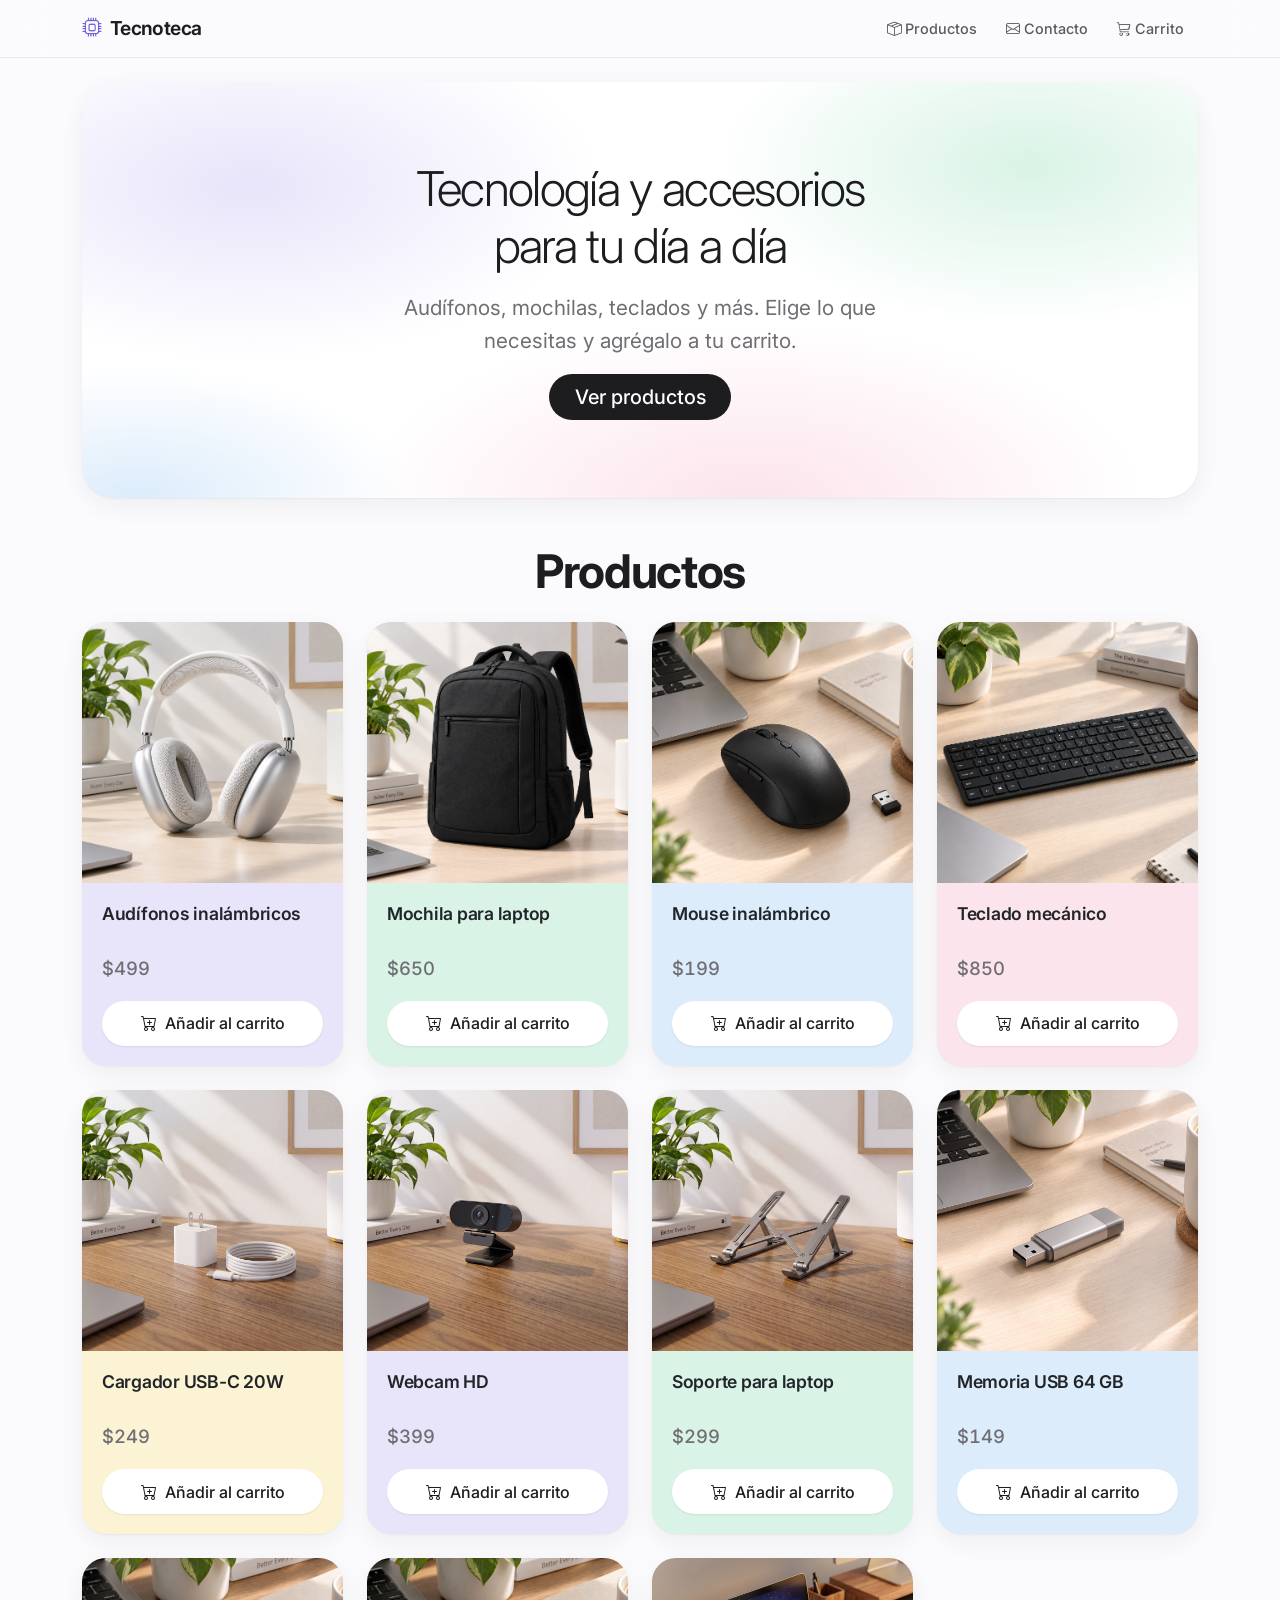
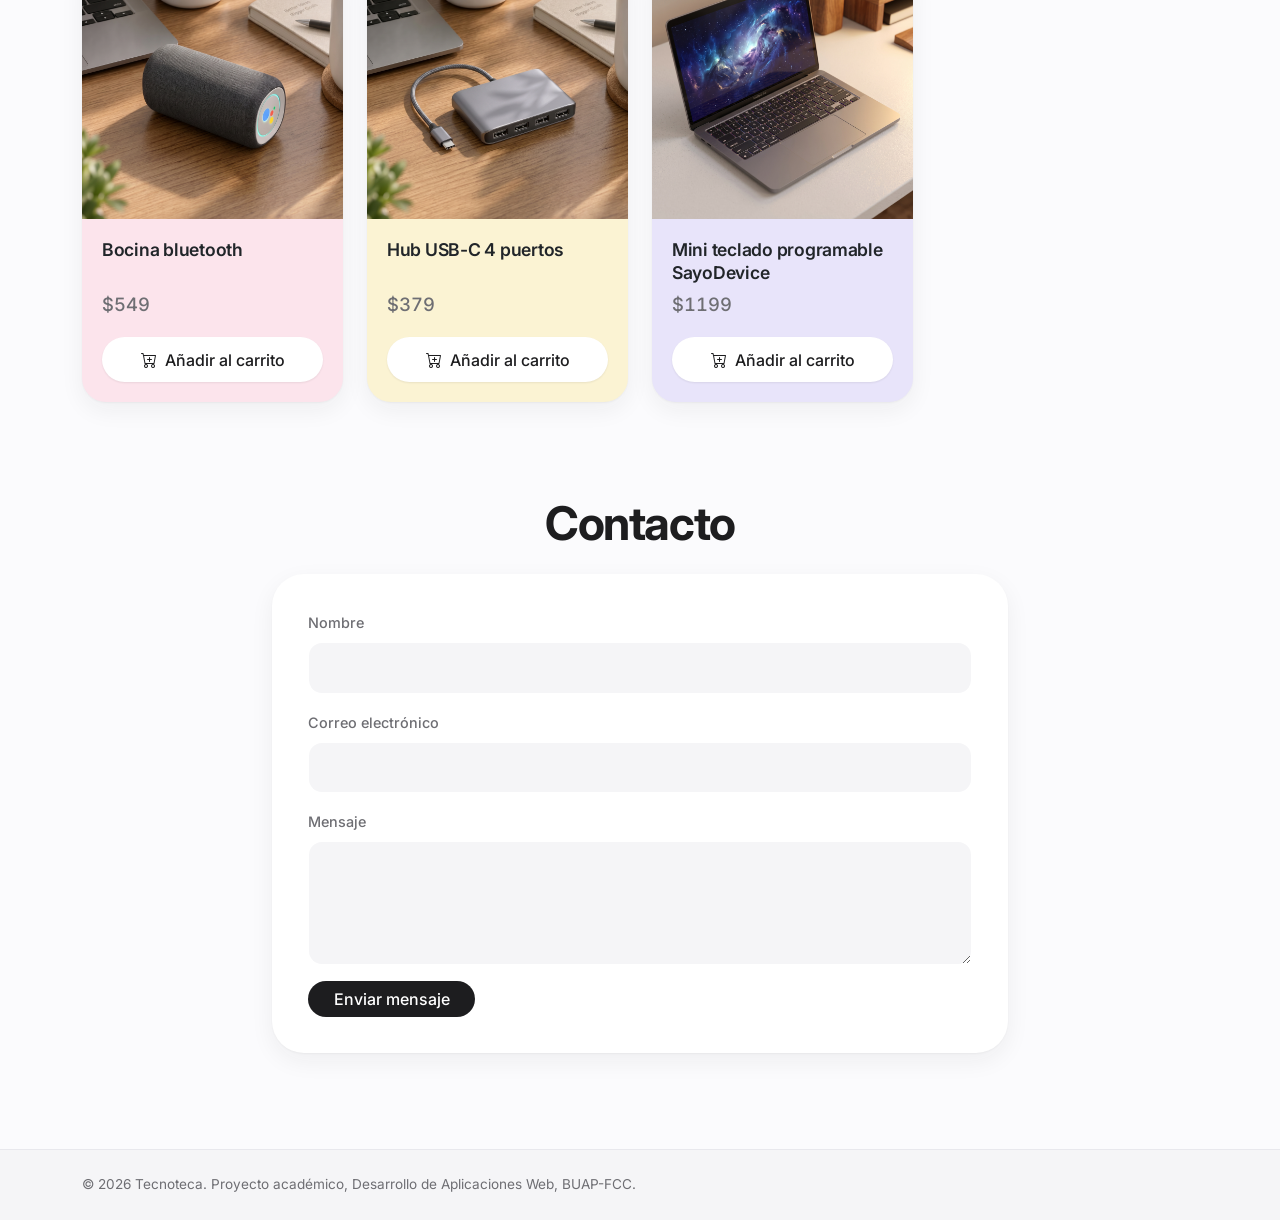
<file: index.html>
<!DOCTYPE html>
<html lang="es">

<head>
    <meta charset="UTF-8">
    <meta name="viewport" content="width=device-width, initial-scale=1">
    <title>Tecnoteca | Tecnología y accesorios</title>

    <!-- Bootstrap 5 y Bootstrap Icons (CDN) -->
    <link href="https://cdn.jsdelivr.net/npm/bootstrap@5.3.3/dist/css/bootstrap.min.css" rel="stylesheet">
    <link href="https://cdn.jsdelivr.net/npm/bootstrap-icons@1.11.3/font/bootstrap-icons.css" rel="stylesheet">
    <!-- Estilos propios del equipo (css/style.css) -->
    <link href="css/style.css" rel="stylesheet">
</head>

<body>

    <!-- ===== Barra de navegación (misma en carrito_detalles.html) ===== -->
    <nav id="barra-navegacion" class="navbar navbar-expand-lg navbar-dark bg-dark sticky-top">
        <div class="container">
            <a class="navbar-brand" href="index.html"><i class="bi bi-cpu"></i> Tecnoteca</a>
            <button class="navbar-toggler" type="button" data-bs-toggle="collapse" data-bs-target="#menu-principal"
                aria-controls="menu-principal" aria-expanded="false" aria-label="Abrir menú">
                <span class="navbar-toggler-icon"></span>
            </button>
            <div class="collapse navbar-collapse" id="menu-principal">
                <ul class="navbar-nav ms-auto">
                    <li class="nav-item">
                        <a id="enlace-productos" class="nav-link" href="#productos">
                            <i class="bi bi-box-seam"></i> Productos
                        </a>
                    </li>
                    <li class="nav-item">
                        <a id="enlace-contacto" class="nav-link" href="#contacto">
                            <i class="bi bi-envelope"></i> Contacto
                        </a>
                    </li>
                    <li class="nav-item">
                        <a id="enlace-carrito" class="nav-link" href="carrito_detalles.html">
                            <i class="bi bi-cart3"></i> Carrito
                        </a>
                    </li>
                </ul>
            </div>
        </div>
    </nav>

    <!-- ===== Contenedor de alertas (lo llena mostrarAlerta en JS) ===== -->
    <div id="contenedor-alertas" class="position-fixed top-0 end-0 p-3" aria-live="polite"></div>

    <main>

        <!-- ===== Presentación ===== -->
        <header class="container py-5">
            <h1 class="display-5">Tecnología y accesorios para tu día a día</h1>
            <p class="lead">Audífonos, mochilas, teclados y más. Elige lo que necesitas y agrégalo a tu carrito.</p>
            <a href="#productos" class="btn btn-primary btn-lg">Ver productos</a>
        </header>

        <!-- ===== Catálogo de productos (11 productos) ===== -->
        <section id="productos" class="container py-5">
            <h2 class="mb-4">Productos</h2>
            <div id="contenedor-productos" class="row g-4">

                <!-- Producto 1 -->
                <div class="col-12 col-sm-6 col-lg-4 col-xl-3">
                    <article class="card tarjeta-producto h-100">
                        <img src="img/producto1.png" class="card-img-top imagen-producto"
                            alt="Audífonos inalámbricos" width="300" height="300" loading="lazy">
                        <div class="card-body d-flex flex-column">
                            <h3 class="card-title h5 nombre-producto">Audífonos inalámbricos</h3>
                            <p class="card-text precio-producto">$499</p>
                            <button type="button" class="btn btn-agregar mt-auto" data-id="1"
                                data-nombre="Audífonos inalámbricos" data-precio="499">
                                <i class="bi bi-cart-plus"></i> Añadir al carrito
                            </button>
                        </div>
                    </article>
                </div>

                <!-- Producto 2 -->
                <div class="col-12 col-sm-6 col-lg-4 col-xl-3">
                    <article class="card tarjeta-producto h-100">
                        <img src="img/producto2.png" class="card-img-top imagen-producto"
                            alt="Mochila para laptop" width="300" height="300" loading="lazy">
                        <div class="card-body d-flex flex-column">
                            <h3 class="card-title h5 nombre-producto">Mochila para laptop</h3>
                            <p class="card-text precio-producto">$650</p>
                            <button type="button" class="btn btn-agregar mt-auto" data-id="2"
                                data-nombre="Mochila para laptop" data-precio="650">
                                <i class="bi bi-cart-plus"></i> Añadir al carrito
                            </button>
                        </div>
                    </article>
                </div>

                <!-- Producto 3 -->
                <div class="col-12 col-sm-6 col-lg-4 col-xl-3">
                    <article class="card tarjeta-producto h-100">
                        <img src="img/producto3.png" class="card-img-top imagen-producto"
                            alt="Mouse inalámbrico" width="300" height="300" loading="lazy">
                        <div class="card-body d-flex flex-column">
                            <h3 class="card-title h5 nombre-producto">Mouse inalámbrico</h3>
                            <p class="card-text precio-producto">$199</p>
                            <button type="button" class="btn btn-agregar mt-auto" data-id="3"
                                data-nombre="Mouse inalámbrico" data-precio="199">
                                <i class="bi bi-cart-plus"></i> Añadir al carrito
                            </button>
                        </div>
                    </article>
                </div>

                <!-- Producto 4 -->
                <div class="col-12 col-sm-6 col-lg-4 col-xl-3">
                    <article class="card tarjeta-producto h-100">
                        <img src="img/producto4.png" class="card-img-top imagen-producto"
                            alt="Teclado mecánico" width="300" height="300" loading="lazy">
                        <div class="card-body d-flex flex-column">
                            <h3 class="card-title h5 nombre-producto">Teclado mecánico</h3>
                            <p class="card-text precio-producto">$850</p>
                            <button type="button" class="btn btn-agregar mt-auto" data-id="4"
                                data-nombre="Teclado mecánico" data-precio="850">
                                <i class="bi bi-cart-plus"></i> Añadir al carrito
                            </button>
                        </div>
                    </article>
                </div>

                <!-- Producto 5 -->
                <div class="col-12 col-sm-6 col-lg-4 col-xl-3">
                    <article class="card tarjeta-producto h-100">
                        <img src="img/producto5.jpeg" class="card-img-top imagen-producto"
                            alt="Cargador USB-C 20W" width="300" height="300" loading="lazy">
                        <div class="card-body d-flex flex-column">
                            <h3 class="card-title h5 nombre-producto">Cargador USB-C 20W</h3>
                            <p class="card-text precio-producto">$249</p>
                            <button type="button" class="btn btn-agregar mt-auto" data-id="5"
                                data-nombre="Cargador USB-C 20W" data-precio="249">
                                <i class="bi bi-cart-plus"></i> Añadir al carrito
                            </button>
                        </div>
                    </article>
                </div>

                <!-- Producto 6 -->
                <div class="col-12 col-sm-6 col-lg-4 col-xl-3">
                    <article class="card tarjeta-producto h-100">
                        <img src="img/producto6.jpeg" class="card-img-top imagen-producto"
                            alt="Webcam HD" width="300" height="300" loading="lazy">
                        <div class="card-body d-flex flex-column">
                            <h3 class="card-title h5 nombre-producto">Webcam HD</h3>
                            <p class="card-text precio-producto">$399</p>
                            <button type="button" class="btn btn-agregar mt-auto" data-id="6"
                                data-nombre="Webcam HD" data-precio="399">
                                <i class="bi bi-cart-plus"></i> Añadir al carrito
                            </button>
                        </div>
                    </article>
                </div>

                <!-- Producto 7 -->
                <div class="col-12 col-sm-6 col-lg-4 col-xl-3">
                    <article class="card tarjeta-producto h-100">
                        <img src="img/producto7.jpeg" class="card-img-top imagen-producto"
                            alt="Soporte para laptop" width="300" height="300" loading="lazy">
                        <div class="card-body d-flex flex-column">
                            <h3 class="card-title h5 nombre-producto">Soporte para laptop</h3>
                            <p class="card-text precio-producto">$299</p>
                            <button type="button" class="btn btn-agregar mt-auto" data-id="7"
                                data-nombre="Soporte para laptop" data-precio="299">
                                <i class="bi bi-cart-plus"></i> Añadir al carrito
                            </button>
                        </div>
                    </article>
                </div>

                <!-- Producto 8 -->
                <div class="col-12 col-sm-6 col-lg-4 col-xl-3">
                    <article class="card tarjeta-producto h-100">
                        <img src="img/producto8.jpeg" class="card-img-top imagen-producto"
                            alt="Memoria USB 64 GB" width="300" height="300" loading="lazy">
                        <div class="card-body d-flex flex-column">
                            <h3 class="card-title h5 nombre-producto">Memoria USB 64 GB</h3>
                            <p class="card-text precio-producto">$149</p>
                            <button type="button" class="btn btn-agregar mt-auto" data-id="8"
                                data-nombre="Memoria USB 64 GB" data-precio="149">
                                <i class="bi bi-cart-plus"></i> Añadir al carrito
                            </button>
                        </div>
                    </article>
                </div>

                <!-- Producto 9 -->
                <div class="col-12 col-sm-6 col-lg-4 col-xl-3">
                    <article class="card tarjeta-producto h-100">
                        <img src="img/producto9.jpeg" class="card-img-top imagen-producto"
                            alt="Bocina bluetooth" width="300" height="300" loading="lazy">
                        <div class="card-body d-flex flex-column">
                            <h3 class="card-title h5 nombre-producto">Bocina bluetooth</h3>
                            <p class="card-text precio-producto">$549</p>
                            <button type="button" class="btn btn-agregar mt-auto" data-id="9"
                                data-nombre="Bocina bluetooth" data-precio="549">
                                <i class="bi bi-cart-plus"></i> Añadir al carrito
                            </button>
                        </div>
                    </article>
                </div>

                <!-- Producto 10 -->
                <div class="col-12 col-sm-6 col-lg-4 col-xl-3">
                    <article class="card tarjeta-producto h-100">
                        <img src="img/producto10.jpeg" class="card-img-top imagen-producto"
                            alt="Hub USB-C 4 puertos" width="300" height="300" loading="lazy">
                        <div class="card-body d-flex flex-column">
                            <h3 class="card-title h5 nombre-producto">Hub USB-C 4 puertos</h3>
                            <p class="card-text precio-producto">$379</p>
                            <button type="button" class="btn btn-agregar mt-auto" data-id="10"
                                data-nombre="Hub USB-C 4 puertos" data-precio="379">
                                <i class="bi bi-cart-plus"></i> Añadir al carrito
                            </button>
                        </div>
                    </article>
                </div>

                <!-- Producto 11 -->
                <div class="col-12 col-sm-6 col-lg-4 col-xl-3">
                    <article class="card tarjeta-producto h-100">
                        <img src="img/producto11.jpeg" class="card-img-top imagen-producto"
                            alt="Mini teclado programable SayoDevice" width="300" height="300" loading="lazy">
                        <div class="card-body d-flex flex-column">
                            <h3 class="card-title h5 nombre-producto">Mini teclado programable SayoDevice</h3>
                            <p class="card-text precio-producto">$1199</p>
                            <button type="button" class="btn btn-agregar mt-auto" data-id="11"
                                data-nombre="Mini teclado programable SayoDevice" data-precio="1199">
                                <i class="bi bi-cart-plus"></i> Añadir al carrito
                            </button>
                        </div>
                    </article>
                </div>

            </div>
        </section>

        <!-- ===== Formulario de contacto ===== -->
        <section id="contacto" class="container py-5">
            <h2 class="mb-4">Contacto</h2>
            <div class="row">
                <div class="col-12 col-lg-8">
                    <!-- novalidate: la validación la hace JavaScript y muestra alertas propias -->
                    <form id="formulario-contacto" novalidate>
                        <div class="mb-3">
                            <label for="nombre" class="form-label">Nombre</label>
                            <input type="text" class="form-control" id="nombre" name="nombre">
                        </div>
                        <div class="mb-3">
                            <label for="correo" class="form-label">Correo electrónico</label>
                            <input type="email" class="form-control" id="correo" name="correo">
                        </div>
                        <div class="mb-3">
                            <label for="mensaje" class="form-label">Mensaje</label>
                            <textarea class="form-control" id="mensaje" name="mensaje" rows="4"></textarea>
                        </div>
                        <button type="submit" id="btn-enviar-contacto" class="btn btn-primary">Enviar mensaje</button>
                    </form>
                </div>
            </div>
        </section>

    </main>

    <footer class="bg-dark text-light py-4">
        <div class="container">
            <p class="mb-0">&copy; 2026 Tecnoteca. Proyecto académico, Desarrollo de Aplicaciones Web, BUAP-FCC.</p>
        </div>
    </footer>

    <!-- Scripts: primero Bootstrap, luego utilidades.js y al final script.js (en este orden) -->
    <script src="https://cdn.jsdelivr.net/npm/bootstrap@5.3.3/dist/js/bootstrap.bundle.min.js"></script>
    <script src="js/utilidades.js"></script>
    <script src="js/script.js"></script>
</body>

</html>
</file>
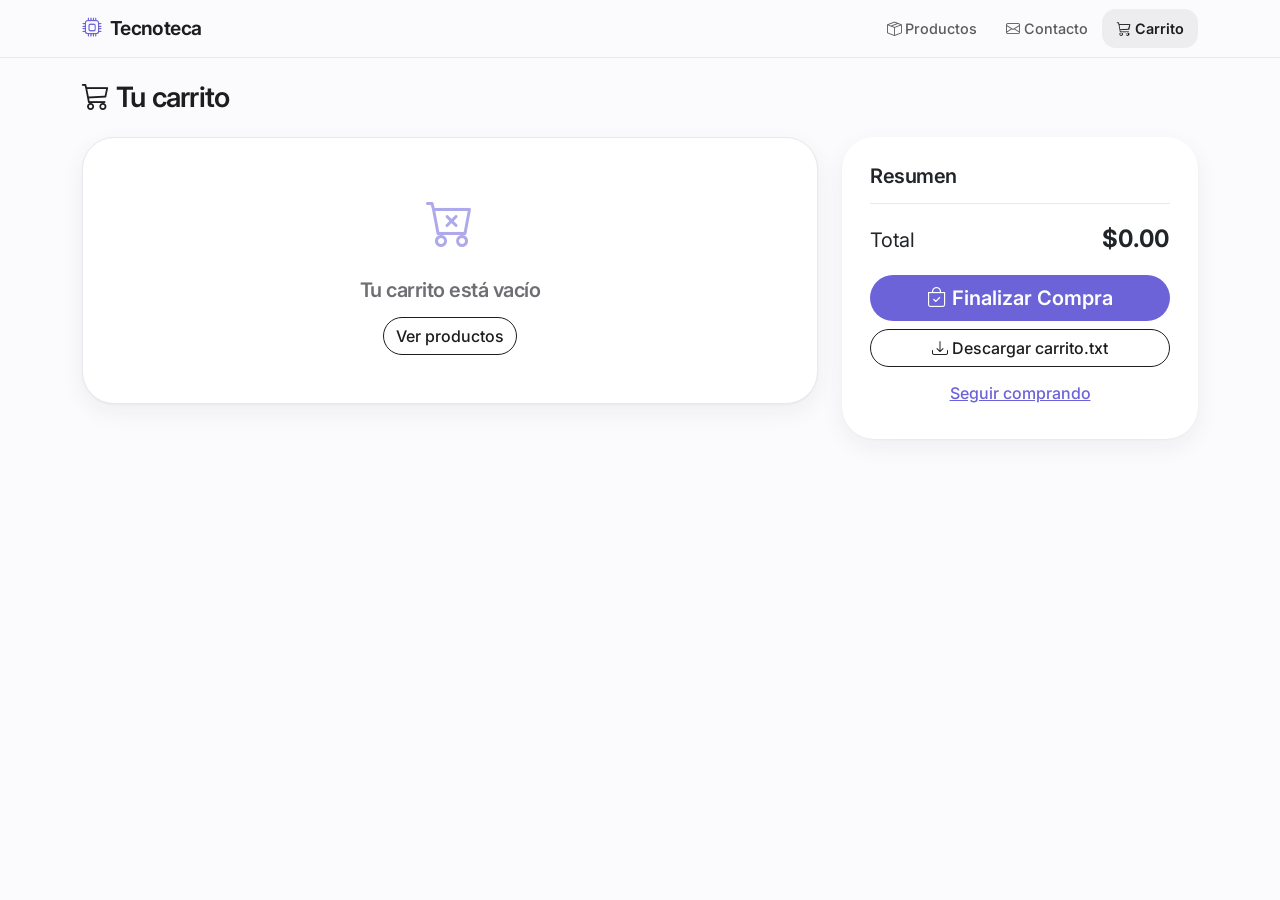
<file: carrito_detalles.html>
<!DOCTYPE html>
<html lang="es">

<head>
    <meta charset="UTF-8">
    <meta name="viewport" content="width=device-width, initial-scale=1">
    <title>Carrito de compras</title>

    <!-- Tipografía Inter (Google Fonts) -->
    <link rel="preconnect" href="https://fonts.googleapis.com">
    <link rel="preconnect" href="https://fonts.gstatic.com" crossorigin>
    <link href="https://fonts.googleapis.com/css2?family=Inter:wght@400..700&display=swap" rel="stylesheet">

    <!-- Bootstrap 5 y Bootstrap Icons (CDN) -->
    <link href="https://cdn.jsdelivr.net/npm/bootstrap@5.3.3/dist/css/bootstrap.min.css" rel="stylesheet">
    <link href="https://cdn.jsdelivr.net/npm/bootstrap-icons@1.11.3/font/bootstrap-icons.css" rel="stylesheet">
    <!-- Estilos propios del equipo (css/style.css) -->
    <link href="css/style.css" rel="stylesheet">

    <style>
        /* Ajustes solo para esta página */
        body { background-color: #f8f9fa; }
        #resumen-compra { top: 1rem; }
        #total-compra { font-weight: 700; }
        #mensaje-vacio i { font-size: 3rem; }
    </style>
</head>

<body>

    <!-- ===== Barra de navegación (misma que index.html) ===== -->
    <nav id="barra-navegacion" class="navbar navbar-expand-lg navbar-dark bg-dark sticky-top">
        <div class="container">
            <a class="navbar-brand" href="index.html"><i class="bi bi-cpu"></i> Tecnoteca</a>
            <button class="navbar-toggler" type="button" data-bs-toggle="collapse" data-bs-target="#menu-principal"
                aria-controls="menu-principal" aria-expanded="false" aria-label="Abrir menú">
                <span class="navbar-toggler-icon"></span>
            </button>
            <div class="collapse navbar-collapse" id="menu-principal">
                <ul class="navbar-nav ms-auto">
                    <li class="nav-item">
                        <a id="enlace-productos" class="nav-link" href="index.html#productos">
                            <i class="bi bi-box-seam"></i> Productos
                        </a>
                    </li>
                    <li class="nav-item">
                        <a id="enlace-contacto" class="nav-link" href="index.html#contacto">
                            <i class="bi bi-envelope"></i> Contacto
                        </a>
                    </li>
                    <li class="nav-item">
                        <a id="enlace-carrito" class="nav-link active" aria-current="page" href="carrito_detalles.html">
                            <i class="bi bi-cart3"></i> Carrito
                        </a>
                    </li>
                </ul>
            </div>
        </div>
    </nav>

    <!-- ===== Contenedor de alertas (lo llena mostrarAlerta en JS) ===== -->
    <div id="contenedor-alertas" class="position-fixed top-0 end-0 p-3" aria-live="polite"></div>

    <main class="container my-4">
        <h1 class="h3 mb-4"><i class="bi bi-cart3"></i> Tu carrito <span id="contador-carrito"></span></h1>

        <div class="row g-4">

            <!-- ===== Columna de productos ===== -->
            <section class="col-lg-8" aria-label="Productos en el carrito">

                <!-- Aviso de carrito vacío (oculto; el JS lo muestra si no hay productos) -->
                <div id="mensaje-vacio" class="d-none text-center text-muted bg-white border rounded p-5">
                    <i class="bi bi-cart-x d-block mb-3"></i>
                    <p class="h5 mb-3">Tu carrito está vacío</p>
                    <a href="index.html#productos" class="btn btn-outline-primary">Ver productos</a>
                </div>

                <!-- Tarjetas de productos (las dibuja el JS) -->
                <div id="lista-carrito" class="row g-3"></div>
            </section>

            <!-- ===== Columna de resumen ===== -->
            <aside class="col-lg-4">
                <div id="resumen-compra" class="card shadow-sm position-sticky">
                    <div class="card-body">
                        <h2 class="h5 card-title mb-3">Resumen</h2>
                        <div class="d-flex justify-content-between align-items-center border-top pt-3 mb-3">
                            <span class="fs-5">Total</span>
                            <span class="fs-4" aria-live="polite">$<span id="total-compra">0.00</span></span>
                        </div>
                        <button type="button" id="btn-finalizar" class="btn btn-success btn-lg w-100 btn-finalizar">
                            <i class="bi bi-bag-check"></i> Finalizar Compra
                        </button>
                        <button type="button" id="btn-exportar-txt" class="btn btn-outline-primary w-100 mt-2">
                            <i class="bi bi-download"></i> Descargar carrito.txt
                        </button>
                        <a href="index.html#productos" class="btn btn-link w-100 mt-2">Seguir comprando</a>
                    </div>
                </div>
            </aside>

        </div>
    </main>

    <!-- ===== Ventana de compra finalizada (la llena finalizarCompra en JS) ===== -->
    <div class="modal fade" id="modal-compra" tabindex="-1" aria-labelledby="titulo-modal-compra" aria-hidden="true">
        <div class="modal-dialog modal-dialog-centered">
            <div class="modal-content">
                <div class="modal-header">
                    <h2 class="modal-title h5" id="titulo-modal-compra">
                        <i class="bi bi-bag-check"></i> ¡Compra realizada!
                    </h2>
                    <button type="button" class="btn-close" data-bs-dismiss="modal" aria-label="Cerrar"></button>
                </div>
                <div class="modal-body">
                    <p>Estos son los productos que compraste:</p>
                    <ul id="lista-compra" class="list-group mb-3"></ul>
                    <p class="d-flex justify-content-between fs-5 fw-bold mb-0">
                        <span>Total</span>
                        <span>$<span id="total-compra-modal">0.00</span></span>
                    </p>
                </div>
                <div class="modal-footer">
                    <button type="button" class="btn btn-primary" data-bs-dismiss="modal">Aceptar</button>
                </div>
            </div>
        </div>
    </div>

    <!-- ===== Vista previa del carrito.txt (la llena exportarCarritoTxt en JS) ===== -->
    <div class="modal fade" id="modal-txt" tabindex="-1" aria-labelledby="titulo-modal-txt" aria-hidden="true">
        <div class="modal-dialog modal-dialog-centered modal-dialog-scrollable">
            <div class="modal-content">
                <div class="modal-header">
                    <h2 class="modal-title h5" id="titulo-modal-txt">
                        <i class="bi bi-file-earmark-text"></i> Vista previa de carrito.txt
                    </h2>
                    <button type="button" class="btn-close" data-bs-dismiss="modal" aria-label="Cerrar"></button>
                </div>
                <div class="modal-body">
                    <pre id="contenido-txt" class="small mb-0 overflow-auto"></pre>
                </div>
                <div class="modal-footer">
                    <button type="button" class="btn btn-outline-primary" data-bs-dismiss="modal">Cerrar</button>
                    <button type="button" id="btn-descargar-txt" class="btn btn-primary">
                        <i class="bi bi-download"></i> Descargar
                    </button>
                </div>
            </div>
        </div>
    </div>

    <!-- Scripts: primero Bootstrap, luego utilidades.js y al final script.js (en este orden) -->
    <script src="https://cdn.jsdelivr.net/npm/bootstrap@5.3.3/dist/js/bootstrap.bundle.min.js"></script>
    <script src="js/utilidades.js"></script>
    <script src="js/script.js"></script>
</body>

</html>
</file>
<file: css/style.css>
/* ---------- 1. TIPOGRAFÍA ---------- */
@import url('https://fonts.googleapis.com/css2?family=Inter:wght@400..700&display=swap');


/* ---------- 2. VARIABLES (paleta, radios, sombras) ---------- */
:root {
  /* Neutros */
  --grafito: #1d1d1f;        /* texto principal */
  --gris: #6e6e73;           /* texto secundario */
  --fondo: #fbfbfd;          /* fondo de la página: blanco casi puro */
  --linea: #e8e8ed;          /* líneas divisorias finas */
  --blanco: #ffffff;         /* superficies y botones claros */

  /* Pasteles */
  --lavanda: #e8e4fa;
  --menta: #d9f3e6;
  --cielo: #dcecfb;
  --rosa: #fce4ec;
  --mantequilla: #fbf3d3;

  /* Acento: lavanda intensa. */
  --acento: #6c63d9;         /* enlaces, foco y botón de finalizar */
  --acento-osc: #574ec0;     /* versión oscura para "presionado" */

  /* Estados de alertas */
  --error-icono: #d64555;    /* círculo del icono de error */
  --error-fondo: #fdecef;    /* fondo suave de error */
  --exito-icono: #2f9e66;    /* círculo del icono de éxito */
  --exito-fondo: #e3f6ec;    /* fondo suave de éxito */

  /* Formas */
  --radio-s: 14px;           /* campos y alertas */
  --radio-m: 24px;           /* tarjetas */
  --radio-l: 32px;           /* paneles grandes (hero, formulario) */

  /* Sombras de dos capas: una fina y otra difusa = efecto de "flotar" realista */
  --sombra: 0 1px 2px rgba(29, 29, 31, 0.04), 0 8px 24px rgba(29, 29, 31, 0.06);
  --sombra-hover: 0 2px 4px rgba(29, 29, 31, 0.05), 0 20px 44px rgba(29, 29, 31, 0.13);

  --rapido: 0.25s;           /* duración estándar de transiciones */
  --curva: cubic-bezier(0.22, 1, 0.36, 1); /* curva de animación suave: arranca rápido y frena despacio */

  /* En Mac/iPhone se usa la fuente del sistema (San Francisco); en el
     resto de equipos se carga Inter. */
  --fuente: -apple-system, BlinkMacSystemFont, 'Inter', 'Segoe UI', system-ui, sans-serif;
}


/* ---------- 3. BASE GLOBAL ---------- */
html {
  scroll-behavior: smooth;    /* los enlaces #productos / #contacto se deslizan suave */
  scroll-padding-top: 4.5rem; /* al saltar a una sección, deja espacio para la barra fija */
}

html body {
  font-family: var(--fuente);        /* tipografía de toda la tienda */
  line-height: 1.6;                  /* interlineado cómodo */
  color: var(--grafito);             /* color del texto */
  background-color: var(--fondo);    /* fondo de la página */
  -webkit-font-smoothing: antialiased; /* texto más fino en Safari/Mac */
}

h1, h2, h3, h4, h5, h6,
.h1, .h2, .h3, .h4, .h5, .h6 {
  font-weight: 600;                  /* semi-negrita: elegante, no pesada */
  letter-spacing: -0.025em;          /* letras un poco más juntas (se ve moderno) */
  line-height: 1.12;                 /* interlineado compacto en títulos */
}

a {
  color: var(--acento);              /* enlaces en lavanda intensa */
  text-decoration: none;             /* sin subrayado por defecto */
}
a:hover {
  color: var(--acento-osc);          /* al pasar el mouse se oscurece */
  text-decoration: underline;        /* y aparece el subrayado */
  text-underline-offset: 3px;        /* separa el subrayado del texto */
}

::selection {
  background: var(--lavanda);        /* fondo al seleccionar texto con el mouse */
}

/* Anillo de foco solo para quien navega con teclado (Tab). */
:focus-visible {
  outline: 3px solid rgba(108, 99, 217, 0.55); /* anillo lavanda semitransparente */
  outline-offset: 3px;                         /* separado del elemento */
}


/* ---------- 4. BARRA DE NAVEGACIÓN (vidrio esmerilado) ----------
   Se usa la clase .navbar (no el id) porque la barra del carrito es distinta
   y no tiene id: así las DOS páginas quedan idénticas. */
.navbar {
  /* Bootstrap pinta .bg-dark y .bg-body-tertiary con !important, pero lee
     estas variables. Se cambian a casi blanco (R,G,B) para que sea clara. */
  --bs-dark-rgb: 251, 251, 253;         /* para la barra del inicio (.bg-dark) */
  --bs-tertiary-bg-rgb: 251, 251, 253;  /* para la barra del carrito (.bg-body-tertiary) */
  --bs-bg-opacity: 0.72;                /* 72% opaca: deja ver lo que pasa debajo */

  /* Colores de los textos de la barra */
  --bs-navbar-color: rgba(29, 29, 31, 0.72);   /* enlaces normales */
  --bs-navbar-hover-color: var(--grafito);     /* enlace con el mouse encima */
  --bs-navbar-active-color: var(--grafito);    /* enlace de la página actual */
  --bs-navbar-brand-color: var(--grafito);     /* nombre "Tecnoteca" */
  --bs-navbar-brand-hover-color: var(--grafito);
  --bs-navbar-toggler-border-color: transparent; /* botón hamburguesa sin marco */
  /* Rayitas de la hamburguesa en color grafito (SVG incrustado) */
  --bs-navbar-toggler-icon-bg: url("data:image/svg+xml,%3csvg xmlns='http://www.w3.org/2000/svg' viewBox='0 0 30 30'%3e%3cpath stroke='%231d1d1f' stroke-linecap='round' stroke-miterlimit='10' stroke-width='2' d='M4 7h22M4 15h22M4 23h22'/%3e%3c/svg%3e");

  -webkit-backdrop-filter: saturate(180%) blur(20px); /* desenfoque del fondo (Safari) */
  backdrop-filter: saturate(180%) blur(20px);         /* desenfoque + colores más vivos = vidrio */
  border-bottom: 1px solid rgba(29, 29, 31, 0.08);    /* línea finísima inferior */
}

.navbar-brand {
  font-size: 1.2rem;                 /* tamaño del logo */
  font-weight: 650;                  /* peso intermedio */
  letter-spacing: -0.03em;           /* letras más juntas */
}
.navbar-brand .bi {
  color: var(--acento);              /* el chip en lavanda intensa */
  margin-right: 0.3rem;              /* separa el icono del nombre */
}

.navbar .nav-link {
  font-size: 0.9rem;                 /* enlaces pequeños y discretos */
  font-weight: 500;                  /* peso medio */
  transition: color var(--rapido);   /* cambio de color suave */
}
.navbar .nav-link.active {
  font-weight: 600;                  /* la página actual se nota un poco más */
}


/* ---------- 5. PRESENTACIÓN (hero) ---------- */
main > header.container {
  position: relative;                /* referencia para ::before */
  isolation: isolate;                /* capa propia: el fondo queda DETRÁS del texto */
  display: flex;                     /* organiza el contenido en columna... */
  flex-direction: column;            /* ...uno debajo de otro... */
  align-items: center;               /* ...centrado horizontalmente */
  justify-content: center;           /* y centrado verticalmente */
  margin-top: 1.5rem;                /* separa el hero de la barra */
  text-align: center;                /* textos centrados */
  padding-left: calc(0.75rem + 1.25rem);  /* 0.75rem del container + aire interno */
  padding-right: calc(0.75rem + 1.25rem);
}
main > header.container::before {
  content: "";                       /* pseudo-elemento que hace de fondo */
  position: absolute;                /* cubre todo el header */
  inset: 0 0.75rem;                  /* arriba/abajo 0; lados 0.75rem (alineado a las tarjetas) */
  z-index: -1;                       /* detrás del texto */
  border-radius: var(--radio-l);     /* esquinas muy redondeadas */
  background-color: var(--blanco);   /* base blanca */

  background-image:
    radial-gradient(45% 60% at 15% 25%, var(--lavanda), transparent 70%),
    radial-gradient(40% 55% at 85% 20%, var(--menta), transparent 70%),
    radial-gradient(50% 60% at 60% 100%, var(--rosa), transparent 70%),
    radial-gradient(35% 45% at 5% 100%, var(--cielo), transparent 70%);
  box-shadow: var(--sombra);         /* sombra suave: el panel "flota" */
}
main > header h1 {
  max-width: 18ch;                   /* limita el ancho en caracteres: líneas equilibradas */
  margin-bottom: 1rem;               /* separa el título del párrafo */
  font-size: clamp(2.1rem, 1.2rem + 4.2vw, 4rem); /* tamaño fluido: crece con la pantalla */
  font-weight: 700;                  /* negrita para impacto */
  letter-spacing: -0.035em;          /* más junto aún: titular grande */
}
main > header .lead {
  max-width: 40ch;                   /* línea de lectura cómoda */
  font-size: clamp(1.05rem, 1rem + 0.5vw, 1.3rem); /* tamaño fluido */
  font-weight: 400;                  /* peso normal */
  color: var(--gris);                /* gris: jerarquía menor que el título */
}


/* ---------- 6. TÍTULOS DE SECCIÓN ---------- */
#productos > h2,
#contacto > h2 {
  text-align: center;                /* centrados, como en las páginas de Apple */
  font-size: clamp(1.9rem, 1.3rem + 2vw, 2.9rem); /* tamaño fluido */
  font-weight: 700;                  /* negrita */
  letter-spacing: -0.03em;           /* letras juntas */
}


/* ---------- 7. BOTONES ----------

/* Base de todos los botones */
.btn {
  --bs-btn-border-width: 0;                  /* sin borde: más limpio */
  --bs-btn-border-radius: 999px;             /* radio enorme = forma de píldora */
  --bs-btn-focus-shadow-rgb: 108, 99, 217;   /* anillo de foco lavanda */
  --bs-btn-font-weight: 500;                 /* peso medio */
  transition: background-color var(--rapido), color var(--rapido), box-shadow var(--rapido), transform 0.25s var(--curva); /* anima color, sombra y movimiento */
}
.btn:active {
  transform: scale(0.97);                    /* al presionar, se encoge un poco */
}

/* Principal: grafito. Se usa en "Ver productos" y "Enviar mensaje". */
.btn-primary {
  --bs-btn-color: var(--blanco);             /* texto */
  --bs-btn-bg: var(--grafito);               /* fondo */
  --bs-btn-border-color: var(--grafito);     /* borde */
  --bs-btn-hover-color: var(--blanco);       /* texto con mouse encima */
  --bs-btn-hover-bg: var(--acento);          /* fondo lavanda con mouse encima */
  --bs-btn-hover-border-color: var(--acento);
  --bs-btn-active-color: var(--blanco);      /* al presionar */
  --bs-btn-active-bg: var(--acento-osc);
  --bs-btn-active-border-color: var(--acento-osc);
  padding-left: 1.6rem;                      /* más aire a los lados (forma de píldora) */
  padding-right: 1.6rem;
}

/* "Añadir al carrito": blanco sobre la tarjeta pastel. */
.btn-agregar {
  --bs-btn-color: var(--grafito);            /* texto */
  --bs-btn-bg: var(--blanco);                /* fondo blanco: resalta sobre el pastel */
  --bs-btn-border-color: var(--blanco);
  --bs-btn-hover-color: var(--blanco);       /* con mouse: se invierte... */
  --bs-btn-hover-bg: var(--grafito);         /* ...a fondo grafito */
  --bs-btn-hover-border-color: var(--grafito);
  --bs-btn-active-color: var(--blanco);
  --bs-btn-active-bg: var(--grafito);
  --bs-btn-active-border-color: var(--grafito);
  display: inline-flex;                      /* icono y texto en una fila */
  align-items: center;                       /* centra el icono con el texto */
  justify-content: center;                   /* centra todo en el botón */
  gap: 0.5rem;                               /* espacio entre icono y texto */
  padding: 0.65rem 1rem;                     /* altura cómoda para el dedo */
  box-shadow: 0 1px 2px rgba(29, 29, 31, 0.08); /* sombrita para separarlo del pastel */
}

/* "Ver productos" (carrito vacío): contorno fino */
.btn-outline-primary {
  --bs-btn-color: var(--grafito);            /* texto */
  --bs-btn-border-color: var(--grafito);     /* borde */
  --bs-btn-hover-color: var(--blanco);       /* texto con mouse encima */
  --bs-btn-hover-bg: var(--grafito);         /* fondo con mouse encima */
  --bs-btn-hover-border-color: var(--grafito);
  --bs-btn-active-color: var(--blanco);
  --bs-btn-active-bg: var(--grafito);
  --bs-btn-active-border-color: var(--grafito);
  --bs-btn-border-width: 1px;                /* este sí lleva borde fino */
}

/* "Seguir comprando": enlace con forma de botón */
.btn-link {
  --bs-btn-color: var(--acento);             /* color normal */
  --bs-btn-hover-color: var(--acento-osc);   /* color con mouse encima */
  --bs-btn-font-weight: 500;
}

/* "Finalizar compra": lavanda intensa para distinguirlo del resto.
   Bootstrap lo pinta verde (.btn-success): se reemplazan sus variables. */
.btn-finalizar {
  --bs-btn-color: var(--blanco);             /* texto */
  --bs-btn-bg: var(--acento);                /* fondo lavanda intensa */
  --bs-btn-border-color: var(--acento);
  --bs-btn-hover-color: var(--blanco);       /* texto con mouse encima */
  --bs-btn-hover-bg: var(--grafito);         /* fondo grafito con mouse encima */
  --bs-btn-hover-border-color: var(--grafito);
  --bs-btn-active-color: var(--blanco);      /* al presionar */
  --bs-btn-active-bg: var(--acento-osc);
  --bs-btn-active-border-color: var(--acento-osc);
  --bs-btn-font-weight: 600;                 /* más peso: es la acción principal */
}


/* ---------- 8. TARJETAS ----------
   Producto, carrito y resumen comparten forma y sombra. Se cambian las
   variables --bs-card-* y Bootstrap redondea hasta la imagen de arriba. */
.tarjeta-producto,
.tarjeta-carrito,
#resumen-compra {
  --bs-card-border-width: 0;                 /* sin bordes: se separan con sombra */
  --bs-card-bg: var(--blanco);               /* fondo base blanco (los pasteles lo reemplazan) */
  --bs-card-border-radius: var(--radio-m);   /* esquinas redondeadas */
  overflow: hidden;                          /* recorta imagen y contenido a las esquinas */
  box-shadow: var(--sombra);                 /* sombra suave de dos capas */
  transition: transform 0.45s var(--curva), box-shadow 0.45s var(--curva); /* movimiento y sombra con curva suave */
}

/* #resumen-compra trae .shadow-sm de Bootstrap (con !important).
   Para ganarle hace falta otro !important; gana el id por ser más específico. */
#resumen-compra {
  --bs-card-border-radius: var(--radio-l);   /* panel más redondeado */
  box-shadow: var(--sombra) !important;
}

/* ---- Colores pastel que se reparten entre las tarjetas ----
   :nth-child(5n + 1) = "el 1.º, 6.º, 11.º hijo..." (cada 5). Cada columna del
   catálogo y del carrito recibe un tono distinto; la tarjeta lo hereda. */
#contenedor-productos > :nth-child(5n + 1),
#lista-carrito > :nth-child(5n + 1) { --tono: var(--lavanda); }
#contenedor-productos > :nth-child(5n + 2),
#lista-carrito > :nth-child(5n + 2) { --tono: var(--menta); }
#contenedor-productos > :nth-child(5n + 3),
#lista-carrito > :nth-child(5n + 3) { --tono: var(--cielo); }
#contenedor-productos > :nth-child(5n + 4),
#lista-carrito > :nth-child(5n + 4) { --tono: var(--rosa); }
#contenedor-productos > :nth-child(5n + 5),
#lista-carrito > :nth-child(5n + 5) { --tono: var(--mantequilla); }

.tarjeta-producto,
.tarjeta-carrito {
  --bs-card-bg: var(--tono, var(--blanco)); /* usa el tono pastel; si no hay, blanco */
}

/* ---- Tarjeta de producto ---- */
/* Hover solo en dispositivos con mouse; en pantallas táctiles evita que la
   tarjeta se quede "levantada" después de tocarla. */
@media (hover: hover) {
  .tarjeta-producto:hover {
    transform: translateY(-8px) scale(1.012); /* la tarjeta sube y crece apenas (como si se acercara) */
    box-shadow: var(--sombra-hover);         /* y su sombra se hace más grande y difusa */
  }
  .tarjeta-producto:hover .imagen-producto {
    transform: scale(1.06);                  /* la foto se acerca dentro de su marco */
  }
  .tarjeta-carrito:hover {
    box-shadow: var(--sombra-hover);         /* el artículo del carrito gana sombra */
  }
}

.imagen-producto {
  display: block;             /* quita el hueco blanco inferior de las imágenes "en línea" */
  width: 100%;                /* ocupa todo el ancho de la tarjeta */
  height: auto;               /* la altura la calcula aspect-ratio */
  aspect-ratio: 1 / 1;        /* siempre cuadrada: todas las fotos quedan iguales */
  object-fit: cover;          /* llena el cuadrado sin deformar ni dejar bordes vacíos */
  margin: 0;                  /* sin márgenes */
  padding: 0;                 /* sin relleno */
  border: 0;                  /* sin borde propio */
  border-radius: 0;           /* las esquinas las recorta la tarjeta (overflow: hidden) */
  background: rgba(255, 255, 255, 0.6); /* velo claro mientras la foto carga (loading="lazy") */
  transition: transform 0.8s var(--curva); /* el zoom es lento y elegante */
}

.tarjeta-producto .card-body {
  gap: 0.35rem;               /* espacio entre nombre, precio y botón */
  padding: 1.25rem;           /* aire interno generoso (menos es más) */
}

.nombre-producto {
  margin: 0;                  /* el espacio lo da "gap" */
  font-size: 1.05rem;         /* tamaño en móvil */
  font-weight: 600;           /* semi-negrita */
  letter-spacing: -0.015em;   /* letras un poco juntas */
  line-height: 1.3;           /* interlineado */
}

.precio-producto {
  margin: 0 0 0.75rem;        /* espacio debajo, antes del botón */
  font-size: 1.15rem;         /* tamaño del precio */
  font-weight: 500;           /* peso medio: elegante, sin etiqueta ni caja */
  font-variant-numeric: tabular-nums; /* dígitos de igual ancho (se alinean entre tarjetas) */
  color: var(--gris);         /* gris: el nombre manda, el precio acompaña */
}


/* ---------- 9. FORMULARIO DE CONTACTO ---------- */
#contacto .row {
  justify-content: center;    /* centra la columna del formulario en la página */
}
#formulario-contacto {
  padding: 1.5rem;            /* aire interno del panel */
  background: var(--blanco);  /* panel blanco */
  border-radius: var(--radio-l); /* esquinas muy redondeadas */
  box-shadow: var(--sombra);  /* sombra suave */
}
.form-label {
  font-size: 0.9rem;          /* etiqueta pequeña */
  font-weight: 500;           /* peso medio */
  color: var(--gris);         /* gris discreto */
}
/* Campos "rellenos": fondo gris muy claro y sin borde visible (estilo iOS) */
.form-control {
  padding: 0.8rem 1rem;       /* campo más alto y cómodo */
  background-color: #f5f5f7;  /* gris muy claro */
  border: 1px solid transparent; /* borde invisible: reserva el espacio para el foco */
  border-radius: var(--radio-s); /* esquinas redondeadas */
  transition: background-color var(--rapido), border-color var(--rapido), box-shadow var(--rapido); /* anima el foco */
}
.form-control:focus {
  background-color: var(--blanco);   /* al escribir, el campo se vuelve blanco */
  border-color: var(--acento);       /* borde lavanda */
  box-shadow: 0 0 0 4px rgba(108, 99, 217, 0.15); /* halo suave alrededor */
}
textarea.form-control {
  resize: vertical;           /* solo se puede estirar hacia abajo (no rompe el diseño) */
}


/* ---------- 10. CARRITO (carrito_detalles.html) ---------- */
.nombre-carrito {
  margin-bottom: 0.25rem;     /* separa el nombre del precio */
  font-size: 1.05rem;         /* tamaño del nombre */
  font-weight: 600;           /* semi-negrita */
}
.precio-carrito {
  margin: 0;                  /* sin margen extra */
  font-size: 1.1rem;          /* tamaño del precio */
  font-weight: 600;           /* semi-negrita */
  font-variant-numeric: tabular-nums; /* dígitos alineados */
  color: var(--grafito);      /* precio en color principal */
}

/* Mensaje "Tu carrito está vacío".
   Usa .border, .rounded y .text-muted de Bootstrap (con !important), por eso
   se cambian sus variables en vez de pelear con ellas. */
#mensaje-vacio {
  --bs-border-width: 1px;             /* borde finísimo */
  --bs-border-style: solid;           /* línea continua */
  --bs-border-color: var(--linea);    /* gris muy claro */
  --bs-border-radius: var(--radio-l); /* esquinas muy redondeadas */
  --bs-secondary-color: var(--gris);  /* color del texto .text-muted */
  box-shadow: var(--sombra);          /* sombra suave */
}
#mensaje-vacio i {
  color: var(--acento);               /* icono en lavanda (el tamaño lo define Daniel) */
  opacity: 0.55;                      /* semitransparente: más delicado */
}

/* Panel "Resumen".
   body #resumen-compra pesa más que #resumen-compra del <style> de Daniel;
   así el panel queda debajo de la barra fija (5rem) al hacer scroll. */
body #resumen-compra {
  top: 5rem;                          /* distancia al hacer sticky */
  --bs-border-color: var(--linea);    /* línea sobre el total en gris claro */
}
#resumen-compra .card-title {
  font-weight: 600;                   /* título "Resumen" */
}
/* Total de la compra (el <span> con aria-live) */
#resumen-compra [aria-live="polite"] {
  font-weight: 700;                   /* negrita */
  letter-spacing: -0.02em;            /* letras juntas */
  font-variant-numeric: tabular-nums; /* dígitos de igual ancho: no "bailan" al cambiar */
}


/* ---------- 11. PIE DE PÁGINA ---------- */
footer.bg-dark {
  --bs-dark-rgb: 245, 245, 247;       /* gris Apple muy claro (anula el fondo oscuro) */
  --bs-light-rgb: 110, 110, 115;      /* texto gris (para la clase .text-light) */
  margin-top: 3rem;                   /* separa el pie del contenido */
  border-top: 1px solid var(--linea); /* línea finísima superior */
  font-size: 0.85rem;                 /* texto pequeño y discreto */
}


/* ---------- 12. ALERTAS (estilo notificación) ----------
   JavaScript crea: <div class="alerta alert alerta-error alert-danger">.
   Tiene clases de Bootstrap Y propias; las nuestras van después, así que ganan. */

/* Contenedor flotante. Se define aquí para que AMBAS páginas se vean igual
   (index.html lo posiciona con clases de Bootstrap; carrito_detalles.html no). */
#contenedor-alertas {
  position: fixed;          /* flota sobre la página aunque se haga scroll */
  right: 0;                 /* pegado a la derecha */
  top: 0;                   /* arriba; el margin-top lo baja bajo la barra */
  width: 100%;              /* en móvil ocupa todo el ancho... */
  max-width: 26rem;         /* ...y en pantallas grandes no pasa de 26rem */
  margin-top: 3.5rem;       /* baja las alertas para que la barra no las tape */
  padding: 1rem;            /* separa las alertas de los bordes de la pantalla */
  z-index: 1080;            /* por encima de la barra (sticky-top vale 1020); sin esto
                               las alertas quedarían DEBAJO de la barra */
  pointer-events: none;     /* el contenedor no bloquea clics en lo que hay debajo
                               (aunque esté vacío sigue ocupando espacio) */
}

.alerta {
  display: flex;            /* icono y mensaje en una misma fila */
  align-items: center;      /* centra verticalmente icono y texto */
  gap: 0.8rem;              /* espacio entre icono y mensaje */
  margin: 0 0 0.65rem;      /* separa una alerta de la siguiente */
  padding: 0.85rem 1.1rem;  /* espacio interno */
  font-size: 0.95rem;       /* texto un poco más pequeño */
  font-weight: 500;         /* peso medio */
  line-height: 1.35;        /* interlineado del mensaje */
  color: var(--grafito);    /* texto oscuro (legible sobre fondos pastel) */
  background-color: var(--blanco); /* fondo base; error y éxito lo reemplazan */
  border: 1px solid rgba(29, 29, 31, 0.06); /* borde casi invisible (reemplaza el de Bootstrap) */
  border-radius: 18px;      /* esquinas redondeadas tipo notificación */
  box-shadow: 0 10px 30px rgba(29, 29, 31, 0.12); /* sombra difusa: flota sobre la página */
  -webkit-backdrop-filter: blur(16px); /* desenfoque del fondo (Safari) */
  backdrop-filter: blur(16px);         /* efecto vidrio detrás de la alerta */
  pointer-events: auto;     /* las alertas sí aceptan clics/selección de texto */
  /* ENTRADA: nombre | duración | curva (frena suave al final) | both = aplica el
     estado inicial desde el primer instante y conserva el final */
  animation: alerta-entrada 0.45s cubic-bezier(0.22, 1, 0.36, 1) both;
}

/* Círculo con símbolo antes del mensaje, hecho solo con CSS (sin imágenes) */
.alerta::before {
  flex: 0 0 1.5rem;         /* ancho fijo: el círculo nunca se encoge */
  width: 1.5rem;            /* ancho del círculo */
  height: 1.5rem;           /* alto del círculo */
  display: grid;            /* grid + place-items centra el símbolo */
  place-items: center;      /* centrado horizontal y vertical */
  font-size: 0.85rem;       /* tamaño del símbolo */
  font-weight: 700;         /* símbolo grueso */
  line-height: 1;           /* evita que el símbolo se desplace */
  color: var(--blanco);     /* símbolo blanco */
  border-radius: 50%;       /* 50% = círculo perfecto */
}

.alerta-error {
  background-color: var(--error-fondo); /* fondo rosado suave: indica problema */
}
.alerta-error::before {
  content: "!";                         /* símbolo de advertencia */
  background: var(--error-icono);       /* círculo rojo */
}

.alerta-exito {
  background-color: var(--exito-fondo); /* fondo verde menta: indica éxito */
}
.alerta-exito::before {
  content: "\2713";                     /* símbolo ✓ (código Unicode) */
  background: var(--exito-icono);       /* círculo verde */
}

/* SALIDA: a los 3 s el JS agrega .alerta-salida y 400 ms después elimina la
  alerta. Esta animación dura 0.3 s (< 400 ms), así NUNCA se corta.
  "forwards" mantiene el último fotograma (invisible) hasta que se elimina,
  para que no parpadee de vuelta. ".alerta.alerta-salida" (2 clases) pesa más
  que ".alerta" y reemplaza su animación. */
.alerta.alerta-salida {
  animation: alerta-salida 0.3s ease-in forwards;
}

/* @keyframes define los pasos de una animación: from = inicio, to = final */
@keyframes alerta-entrada {
  from {
    opacity: 0;                              /* empieza invisible */
    transform: translateY(-20px) scale(0.96); /* un poco arriba y pequeña (cae como notificación) */
  }
  to {
    opacity: 1;                              /* termina visible */
    transform: translateY(0) scale(1);       /* en su lugar y tamaño real */
  }
}
@keyframes alerta-salida {
  from {
    opacity: 1;                              /* empieza visible */
    transform: translateY(0) scale(1);       /* en su lugar */
  }
  to {
    opacity: 0;                              /* se desvanece */
    transform: translateY(-12px) scale(0.97); /* y sube un poco al irse */
  }
}


/* ---------- 13. RESPONSIVO ----------
   (min-width: X) = "cuando la pantalla mide X o más". Lo de arriba es para
   móvil; cada bloque amplía para pantallas mayores. */

/* Móvil (menos de 576 px) */
@media (max-width: 575.98px) {
  .tarjeta-producto {
    max-width: 24rem;       /* en una sola columna la tarjeta no se estira de más... */
    margin-inline: auto;    /* ...y se centra en la pantalla */
  }
}

/* Menú colapsado (menos de 992 px): se da forma al menú desplegable */
@media (max-width: 991.98px) {
  .navbar-collapse {
    padding-top: 0.5rem;    /* aire arriba de los enlaces */
    border-top: 1px solid var(--linea); /* línea fina divisoria */
    margin-top: 0.5rem;     /* separa el menú del logo */
  }
}

/* Teléfono grande / tableta vertical (≥ 576 px) */
@media (min-width: 576px) {
  .nombre-producto {
    min-height: 2.6em;      /* reserva 2 líneas: los precios quedan alineados entre tarjetas */
  }
  #formulario-contacto {
    padding: 2.25rem;       /* más aire en el formulario */
  }
}

/* Tableta (≥ 768 px) */
@media (min-width: 768px) {
  main > header.container {
    min-height: 22rem;      /* el hero se vuelve más alto e imponente */
  }
}

/* Escritorio pequeño (≥ 992 px) */
@media (min-width: 992px) {
  main > header.container {
    min-height: 26rem;      /* hero aún más alto */
  }
  #resumen-compra .card-body {
    padding: 1.75rem;       /* panel de resumen con más aire */
  }
}

/* Escritorio grande (≥ 1200 px): 4 tarjetas por fila */
@media (min-width: 1200px) {
  .nombre-producto {
    font-size: 1.1rem;      /* nombres un poco más grandes */
  }
}


/* ---------- 13B. EFECTOS HOVER Y DETALLES FINOS ----------
  Aquí solo hay movimiento y color al interactuar: no se agregan fondos
   ni decoraciones nuevas. Va después de las demás reglas para que ganen. */

/* Quita el destello gris que algunos celulares muestran al tocar un enlace o botón */
a, button, .btn {
  -webkit-tap-highlight-color: transparent;
}

/* Los iconos de Bootstrap Icons son "en línea" y el navegador no deja
   moverlos con transform; inline-block lo permite. */
.btn .bi,
.navbar-brand .bi {
  display: inline-block;                    /* permite animar el icono */
  transition: transform 0.35s var(--curva); /* el icono se mueve con la curva suave */
}

/* Colores que cambian suavemente (en vez de saltar de golpe) */
.precio-producto,
.form-label {
  transition: color var(--rapido);          /* cambio de color gradual */
}

/* Navegación: al pasar el mouse aparece una "píldora" gris muy tenue */
.navbar {
  --bs-navbar-nav-link-padding-x: 0.9rem;   /* más aire a los lados de cada enlace */
}
.navbar .nav-link {
  border-radius: var(--radio-s);            /* esquinas redondeadas de la píldora */
  transition: color var(--rapido), background-color var(--rapido); /* cambios suaves */
}
.navbar .nav-link:hover,
.navbar .nav-link.active {
  background-color: rgba(29, 29, 31, 0.06); /* gris casi transparente */
}

/* Campos del formulario: se oscurecen un poquito al pasar el mouse
   (menos el campo que ya está en uso) */
.form-control:hover:not(:focus) {
  background-color: #ececf0;                /* gris un tono más oscuro */
}
/* Cuando escribes en un campo, su etiqueta se pinta de lavanda
   (:focus-within = "si algo dentro de este bloque tiene el foco") */
#formulario-contacto .mb-3:focus-within .form-label {
  color: var(--acento);                     /* etiqueta en color de marca */
}

/* Navegación con teclado: la tarjeta también se levanta cuando el botón
   de adentro recibe el foco (así no es un efecto solo para el mouse). */
.tarjeta-producto:focus-within {
  transform: translateY(-6px);              /* la tarjeta sube */
  box-shadow: var(--sombra-hover);          /* sombra grande */
}

/* Todo lo que depende del mouse va dentro de (hover: hover) para que en
   celulares no se quede "pegado" después de tocar. */
@media (hover: hover) {

  /* Botones principales ("Enviar", "Ver productos", "Finalizar compra") */
  .btn-primary:hover,
  .btn-finalizar:hover {
    transform: translateY(-2px);                    /* el botón se levanta */
    box-shadow: 0 8px 20px rgba(108, 99, 217, 0.3); /* resplandor lavanda debajo */
  }

  /* "Añadir al carrito": sube un poco y proyecta una sombra suave */
  .btn-agregar:hover {
    transform: translateY(-1px);                    /* sube 1 px */
    box-shadow: 0 6px 16px rgba(29, 29, 31, 0.18);  /* sombra más marcada que en reposo */
  }

  /* Al PRESIONAR un botón (clic): se encoge y pierde la sombra.
     Esta regla pesa más (hover + active) que las de arriba. */
  .btn:hover:active {
    transform: scale(0.97);                         /* se hunde un poco */
    box-shadow: none;                               /* sin sombra: efecto de presión */
  }

  /* Animación de los iconos dentro de los botones */
  .btn-agregar:hover .bi {
    transform: translateX(3px) rotate(-10deg) scale(1.15); /* el carrito "se lanza" un poquito */
  }
  .btn-finalizar:hover .bi {
    transform: scale(1.2) rotate(-8deg);            /* la bolsa crece y se inclina */
  }

  /* "Seguir comprando": se desplaza un poco a la derecha, como invitando a avanzar */
  .btn-link:hover {
    transform: translateX(4px);
  }

  /* Al pasar el mouse por una tarjeta, su precio pasa de gris a grafito */
  .tarjeta-producto:hover .precio-producto {
    color: var(--grafito);                          /* el precio gana protagonismo */
  }

  /* Artículos del carrito: también se levantan */
  .tarjeta-carrito:hover {
    transform: translateY(-3px);                    /* sube 3 px */
  }

  /* El chip del logo se inclina al pasar el mouse por "Tecnoteca" */
  .navbar-brand:hover .bi {
    transform: rotate(-12deg) scale(1.15);          /* giro y crecimiento leves */
  }
}


/* ---------- 14. ACCESIBILIDAD: MOVIMIENTO REDUCIDO ----------
  Si la persona activó "reducir movimiento" en su sistema, se quitan los
  desplazamientos y zooms. (El JS elimina la alerta igual, con o sin animación.) */
@media (prefers-reduced-motion: reduce) {
  html {
    scroll-behavior: auto;  /* sin deslizamiento suave al ir a una sección */
  }
  .tarjeta-producto,
  .tarjeta-carrito,
  .imagen-producto,
  .btn {
    transition: none;       /* sin animaciones de hover */
  }
  .tarjeta-producto:hover,
  .tarjeta-producto:hover .imagen-producto,
  .btn:active {
    transform: none;        /* sin desplazamiento/zoom */
  }
  .alerta,
  .alerta.alerta-salida {
    animation: none;        /* alertas sin movimiento */
  }
  .btn .bi,
  .navbar-brand .bi,
  .precio-producto,
  .form-label,
  .navbar .nav-link {
    transition: none;       /* sin animación en iconos ni colores */
  }
  .btn-primary:hover,
  .btn-finalizar:hover,
  .btn-agregar:hover,
  .btn-agregar:hover .bi,
  .btn-finalizar:hover .bi,
  .btn-link:hover,
  .btn:hover:active,
  .tarjeta-carrito:hover,
  .tarjeta-producto:focus-within,
  .navbar-brand:hover .bi {
    transform: none;        /* sin desplazamiento, giro ni zoom */
  }
}
</file>
